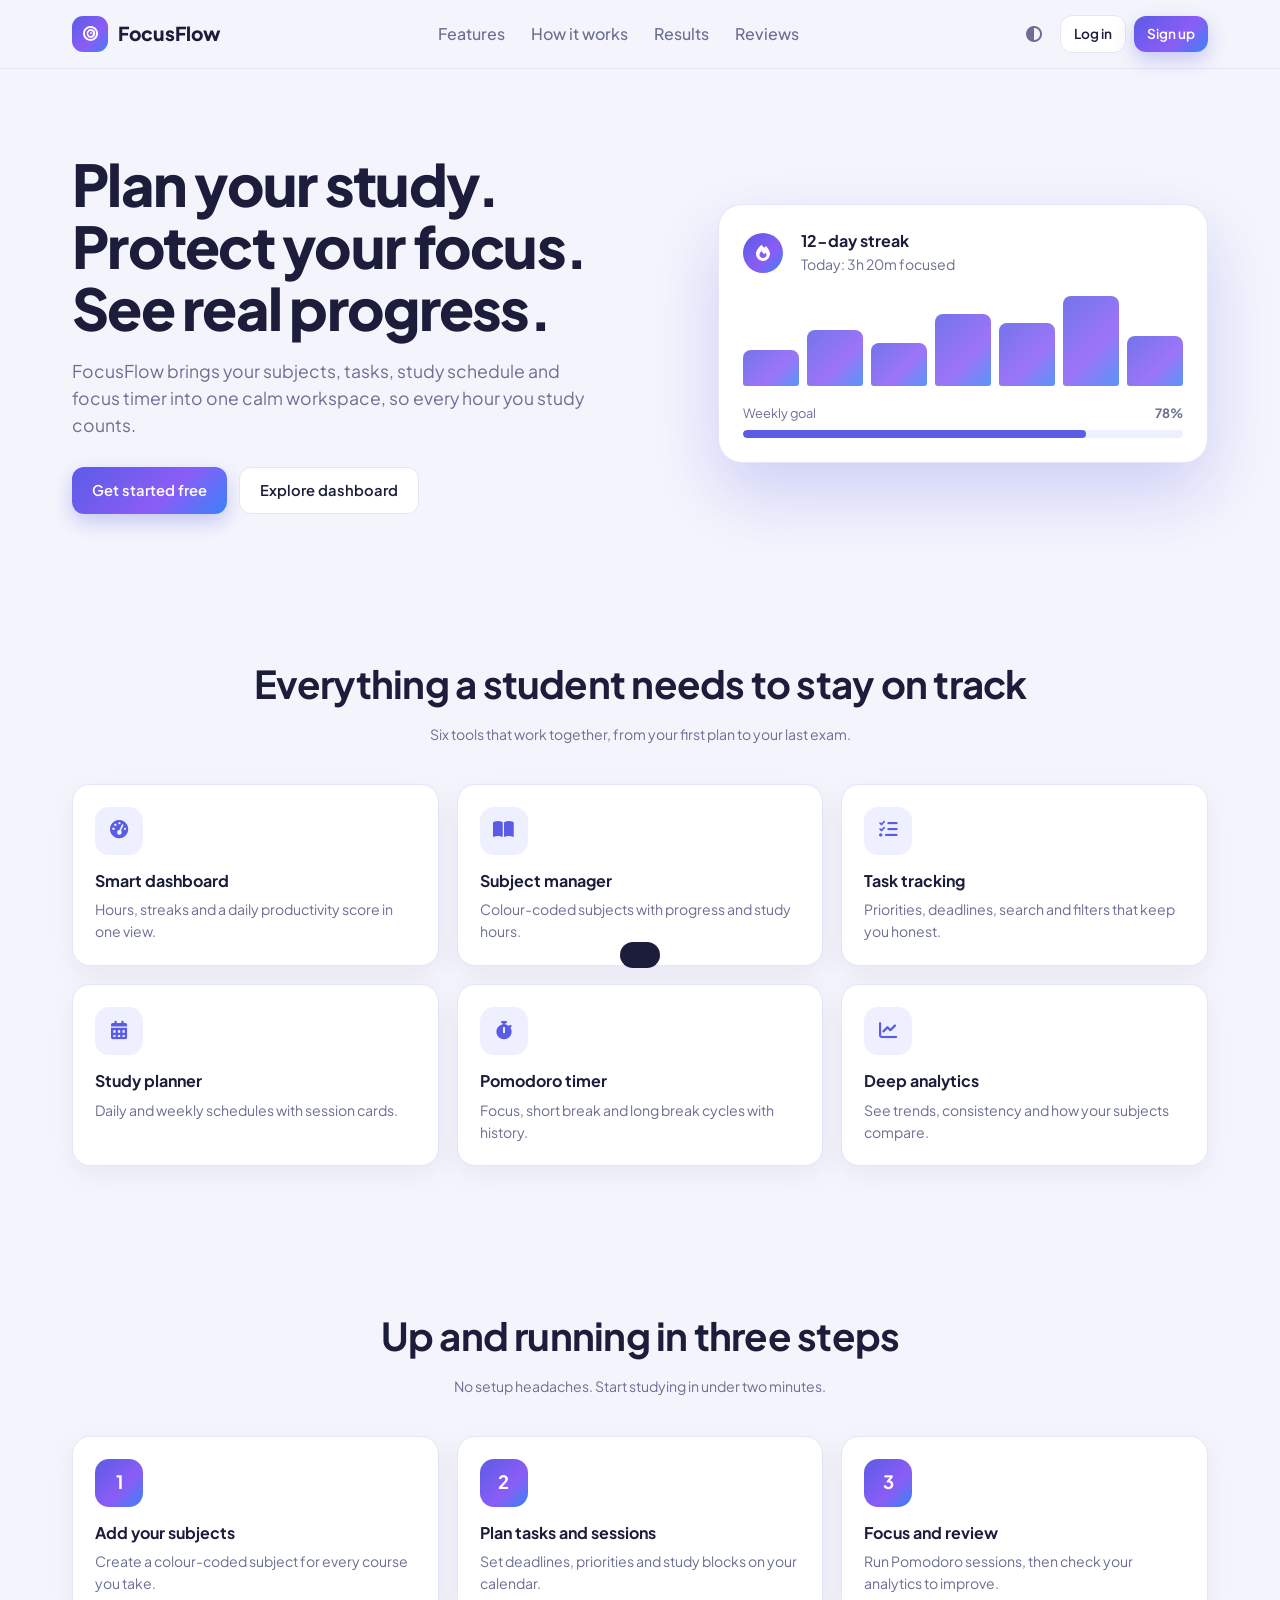
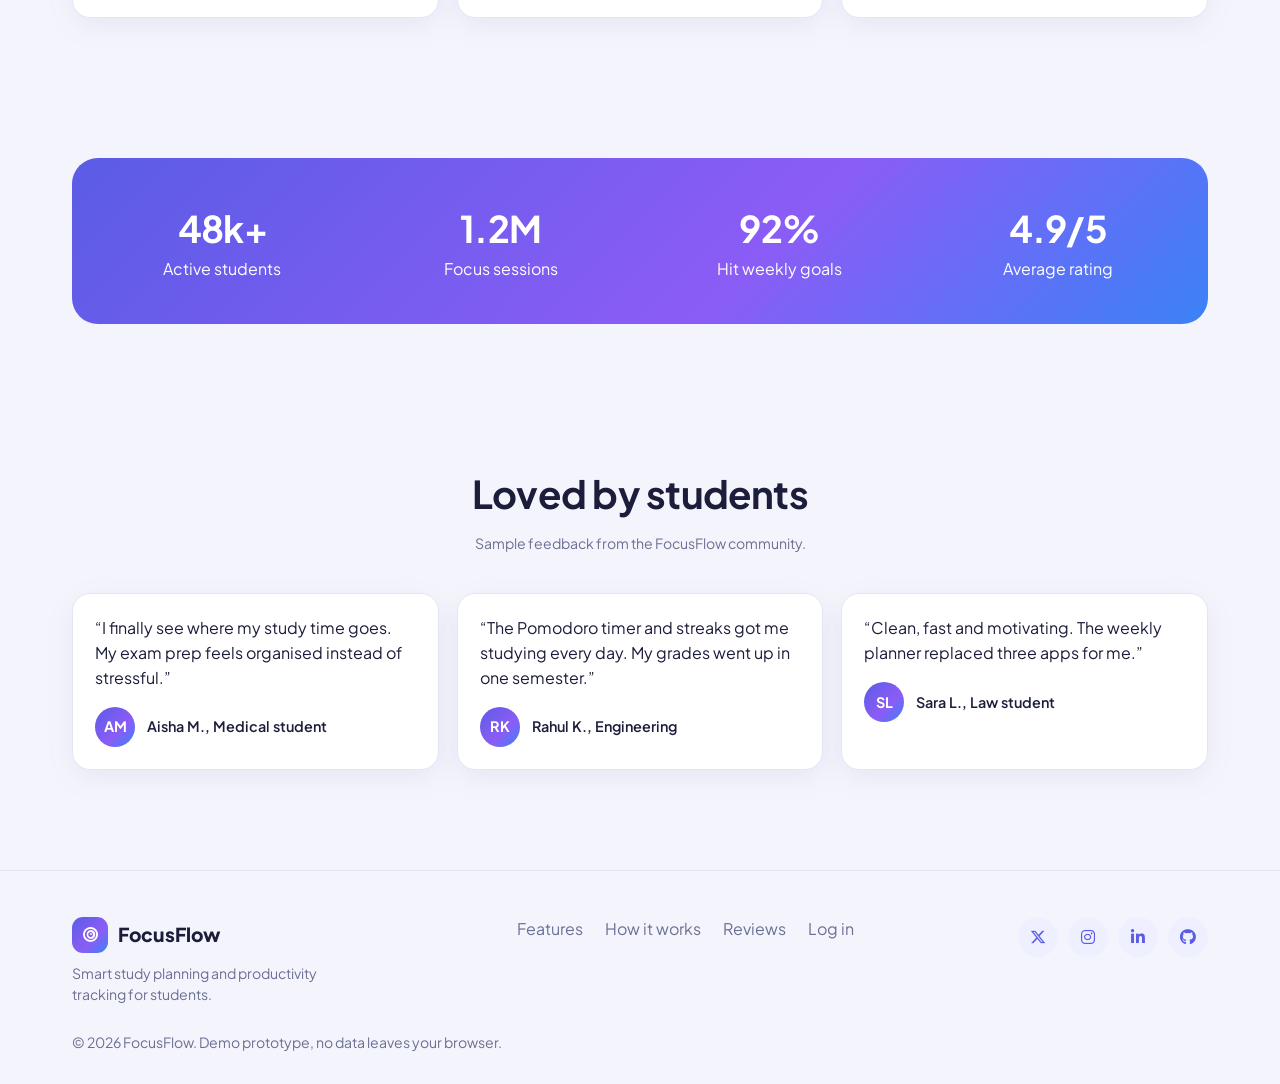
<file: index.html>
<!DOCTYPE html>
<html lang="en" data-theme="light">
<head>
<meta charset="utf-8">
<meta name="viewport" content="width=device-width,initial-scale=1">
<title>FocusFlow – Smart Study Planner and Productivity Tracking Platform</title>
<link href="https://fonts.googleapis.com/css2?family=Plus+Jakarta+Sans:wght@400;500;600;700;800&display=swap" rel="stylesheet">
<link rel="stylesheet" href="https://cdnjs.cloudflare.com/ajax/libs/font-awesome/6.5.1/css/all.min.css">
<link rel="stylesheet" href="css/base.css">
<link rel="stylesheet" href="css/landing.css">
<link rel="stylesheet" href="css/components.css">
<link rel="stylesheet" href="css/responsive.css">
<script>try{var t=localStorage.getItem('focusflow_theme');if(t)document.documentElement.dataset.theme=t}catch(e){}</script>
</head>
<body>
 <header class="nav"><div class="wrap">
  <a href="#top" class="logo"><i class="fa-solid fa-bullseye"></i>FocusFlow</a>
  <nav class="links"><a href="#features">Features</a><a href="#how">How it works</a><a href="#stats">Results</a><a href="#reviews">Reviews</a></nav>
  <div style="display:flex;gap:8px;align-items:center">
   <button class="ib" data-act="theme" aria-label="Toggle theme"><i class="fa-solid fa-circle-half-stroke"></i></button>
   <a class="btn gh sm" href="login.html">Log in</a>
   <a class="btn pri sm" href="register.html">Sign up</a>
  </div>
 </div></header>
 <section class="hero" id="top"><div class="wrap">
  <div>
   <h1>Plan your study. Protect your focus. See real progress.</h1>
   <p>FocusFlow brings your subjects, tasks, study schedule and focus timer into one calm workspace, so every hour you study counts.</p>
   <div class="cta"><a class="btn pri" href="register.html">Get started free</a><button class="btn gh" data-act="demo">Explore dashboard</button></div>
  </div>
  <div class="mock" aria-hidden="true">
   <div class="row"><div class="av"><i class="fa-solid fa-fire"></i></div><div><b>12-day streak</b><div class="muted">Today: 3h 20m focused</div></div></div>
   <div class="mbars"><i style="height:40%"></i><i style="height:62%"></i><i style="height:48%"></i><i style="height:80%"></i><i style="height:70%"></i><i style="height:100%"></i><i style="height:55%"></i></div>
   <div style="margin-top:18px"><div class="meta" style="justify-content:space-between;margin-bottom:6px"><span>Weekly goal</span><b>78%</b></div><div class="bar"><i style="width:78%"></i></div></div>
  </div>
 </div></section>
 <section class="sec" id="features"><div class="wrap">
  <h2>Everything a student needs to stay on track</h2><p class="muted">Six tools that work together, from your first plan to your last exam.</p>
  <div class="grid g3" id="featGrid"></div>
 </div></section>
 <section class="sec" id="how"><div class="wrap">
  <h2>Up and running in three steps</h2><p class="muted">No setup headaches. Start studying in under two minutes.</p>
  <div class="grid g3">
   <div class="card step"><b>1</b><h4>Add your subjects</h4><p class="muted">Create a colour-coded subject for every course you take.</p></div>
   <div class="card step"><b>2</b><h4>Plan tasks and sessions</h4><p class="muted">Set deadlines, priorities and study blocks on your calendar.</p></div>
   <div class="card step"><b>3</b><h4>Focus and review</h4><p class="muted">Run Pomodoro sessions, then check your analytics to improve.</p></div>
  </div>
 </div></section>
 <section class="sec" id="stats"><div class="wrap"><div class="stats grid g4 s2">
  <div><b>48k+</b>Active students</div><div><b>1.2M</b>Focus sessions</div><div><b>92%</b>Hit weekly goals</div><div><b>4.9/5</b>Average rating</div>
 </div></div></section>
 <section class="sec" id="reviews"><div class="wrap">
  <h2>Loved by students</h2><p class="muted">Sample feedback from the FocusFlow community.</p>
  <div class="grid g3">
   <div class="card quote"><p>“I finally see where my study time goes. My exam prep feels organised instead of stressful.”</p><div class="who"><span class="av">AM</span>Aisha M., Medical student</div></div>
   <div class="card quote"><p>“The Pomodoro timer and streaks got me studying every day. My grades went up in one semester.”</p><div class="who"><span class="av">RK</span>Rahul K., Engineering</div></div>
   <div class="card quote"><p>“Clean, fast and motivating. The weekly planner replaced three apps for me.”</p><div class="who"><span class="av">SL</span>Sara L., Law student</div></div>
  </div>
 </div></section>
 <footer><div class="wrap">
  <div><a class="logo" href="#top"><i class="fa-solid fa-bullseye"></i>FocusFlow</a><p class="muted" style="margin-top:10px;max-width:280px">Smart study planning and productivity tracking for students.</p></div>
  <div class="fl"><a href="#features">Features</a><a href="#how">How it works</a><a href="#reviews">Reviews</a><a href="login.html">Log in</a></div>
  <div class="soc"><a href="#" data-act="soc" aria-label="Twitter"><i class="fa-brands fa-x-twitter"></i></a><a href="#" data-act="soc" aria-label="Instagram"><i class="fa-brands fa-instagram"></i></a><a href="#" data-act="soc" aria-label="LinkedIn"><i class="fa-brands fa-linkedin-in"></i></a><a href="#" data-act="soc" aria-label="GitHub"><i class="fa-brands fa-github"></i></a></div>
 </div><p class="muted wrap" style="margin-top:26px">© 2026 FocusFlow. Demo prototype, no data leaves your browser.</p></footer>
<div id="toast" role="status"></div>
<div id="modal" class="hide"></div>
<script src="js/core/utils.js"></script>
<script src="js/core/data.js"></script>
<script src="js/core/theme.js"></script>
<script src="js/core/modal.js"></script>
<script src="js/core/events.js"></script>
<script src="js/pages/landing.js"></script>
</body>
</html>
</file>
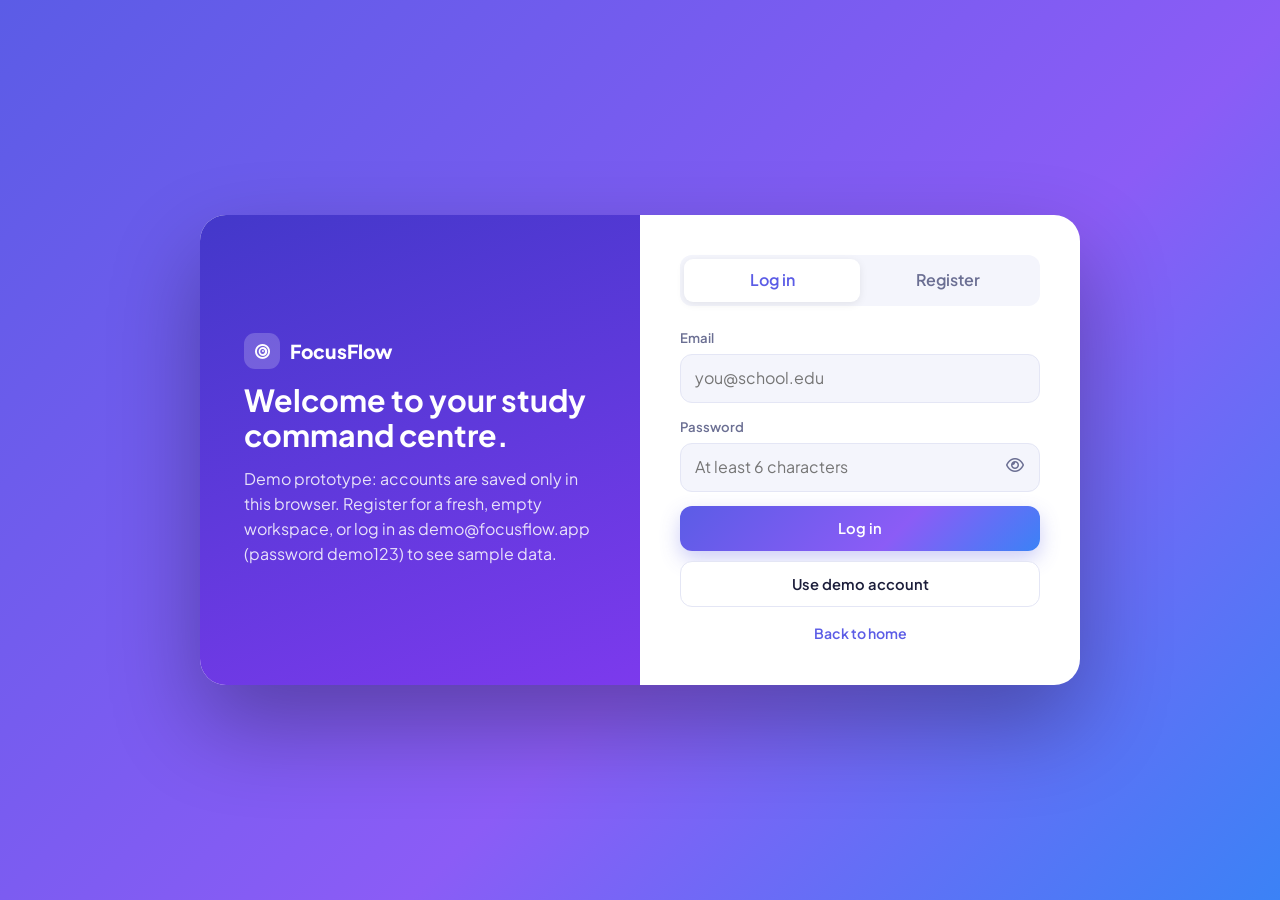
<file: login.html>
<!DOCTYPE html>
<html lang="en" data-theme="light">
<head>
<meta charset="utf-8">
<meta name="viewport" content="width=device-width,initial-scale=1">
<title>Log in · FocusFlow</title>
<link href="https://fonts.googleapis.com/css2?family=Plus+Jakarta+Sans:wght@400;500;600;700;800&display=swap" rel="stylesheet">
<link rel="stylesheet" href="https://cdnjs.cloudflare.com/ajax/libs/font-awesome/6.5.1/css/all.min.css">
<link rel="stylesheet" href="css/base.css">
<link rel="stylesheet" href="css/auth.css">
<link rel="stylesheet" href="css/components.css">
<link rel="stylesheet" href="css/responsive.css">
<script>try{var t=localStorage.getItem('focusflow_theme');if(t)document.documentElement.dataset.theme=t}catch(e){}</script>
</head>
<body>
<div id="auth"><div class="abox">
 <div class="aside"><a class="logo" href="index.html"><i class="fa-solid fa-bullseye" style="background:rgba(255,255,255,.2)"></i>FocusFlow</a><h2>Welcome to your study command centre.</h2><p style="opacity:.85">Demo prototype: accounts are saved only in this browser. Register for a fresh, empty workspace, or log in as demo@focusflow.app (password demo123) to see sample data.</p></div>
 <div class="aform">
  <div class="tabs"><a href="login.html" class="on">Log in</a><a href="register.html" class="">Register</a></div>
  <form id="fl" novalidate>
   <label class="f"><span>Email</span><input name="email" type="email" autocomplete="email" placeholder="you@school.edu"></label><div class="err hide"></div>
   <label class="f pw"><span>Password</span><input name="password" type="password" autocomplete="current-password" placeholder="At least 6 characters"><button type="button" class="ib" data-act="eye" aria-label="Show password"><i class="fa-regular fa-eye"></i></button></label><div class="err hide"></div>
   <button class="btn pri" style="width:100%">Log in</button>
   <button type="button" class="btn gh" style="width:100%;margin-top:10px" data-act="demo">Use demo account</button>
  </form>
  <p class="muted" style="margin-top:16px;text-align:center"><a href="index.html" style="color:var(--p);font-weight:600">Back to home</a></p>
 </div>
</div></div>
<div id="toast" role="status"></div>
<div id="modal" class="hide"></div>
<script src="js/core/utils.js"></script>
<script src="js/core/data.js"></script>
<script src="js/core/theme.js"></script>
<script src="js/core/modal.js"></script>
<script src="js/core/events.js"></script>
<script src="js/pages/auth.js"></script>
</body>
</html>
</file>
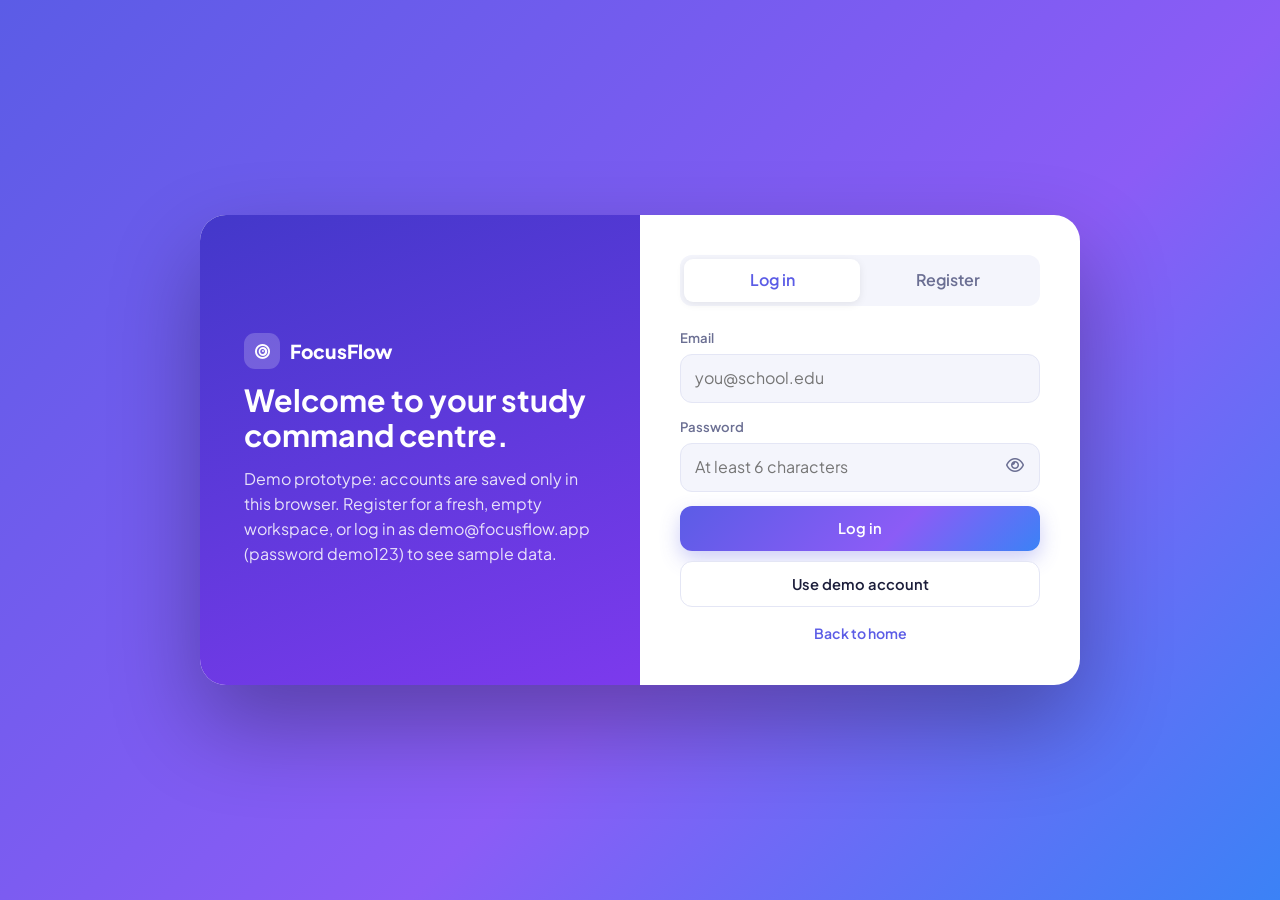
<file: planner.html>
<!DOCTYPE html>
<html lang="en" data-theme="light">
<head>
<meta charset="utf-8">
<meta name="viewport" content="width=device-width,initial-scale=1">
<title>Study Planner · FocusFlow</title>
<link href="https://fonts.googleapis.com/css2?family=Plus+Jakarta+Sans:wght@400;500;600;700;800&display=swap" rel="stylesheet">
<link rel="stylesheet" href="https://cdnjs.cloudflare.com/ajax/libs/font-awesome/6.5.1/css/all.min.css">
<link rel="stylesheet" href="css/base.css">
<link rel="stylesheet" href="css/app-shell.css">
<link rel="stylesheet" href="css/components.css">
<link rel="stylesheet" href="css/planner.css">
<link rel="stylesheet" href="css/responsive.css">
<script>try{var t=localStorage.getItem('focusflow_theme');if(t)document.documentElement.dataset.theme=t}catch(e){}</script>
</head>
<body>
<div id="app">
 <aside id="side"></aside>
 <div class="scrim hide" id="scrim"></div>
 <div style="min-width:0">
  <div class="topbar" id="topbar"></div>
  <main><section class="page on" id="p-planner"></section></main>
 </div>
</div>
<div id="toast" role="status"></div>
<div id="modal" class="hide"></div>
<script src="js/core/utils.js"></script>
<script src="js/core/data.js"></script>
<script src="js/core/theme.js"></script>
<script src="js/core/modal.js"></script>
<script src="js/core/events.js"></script>
<script src="js/core/registry.js"></script>
<script src="js/core/shell.js"></script>
<script src="js/pages/planner.js"></script>
</body>
</html>
</file>
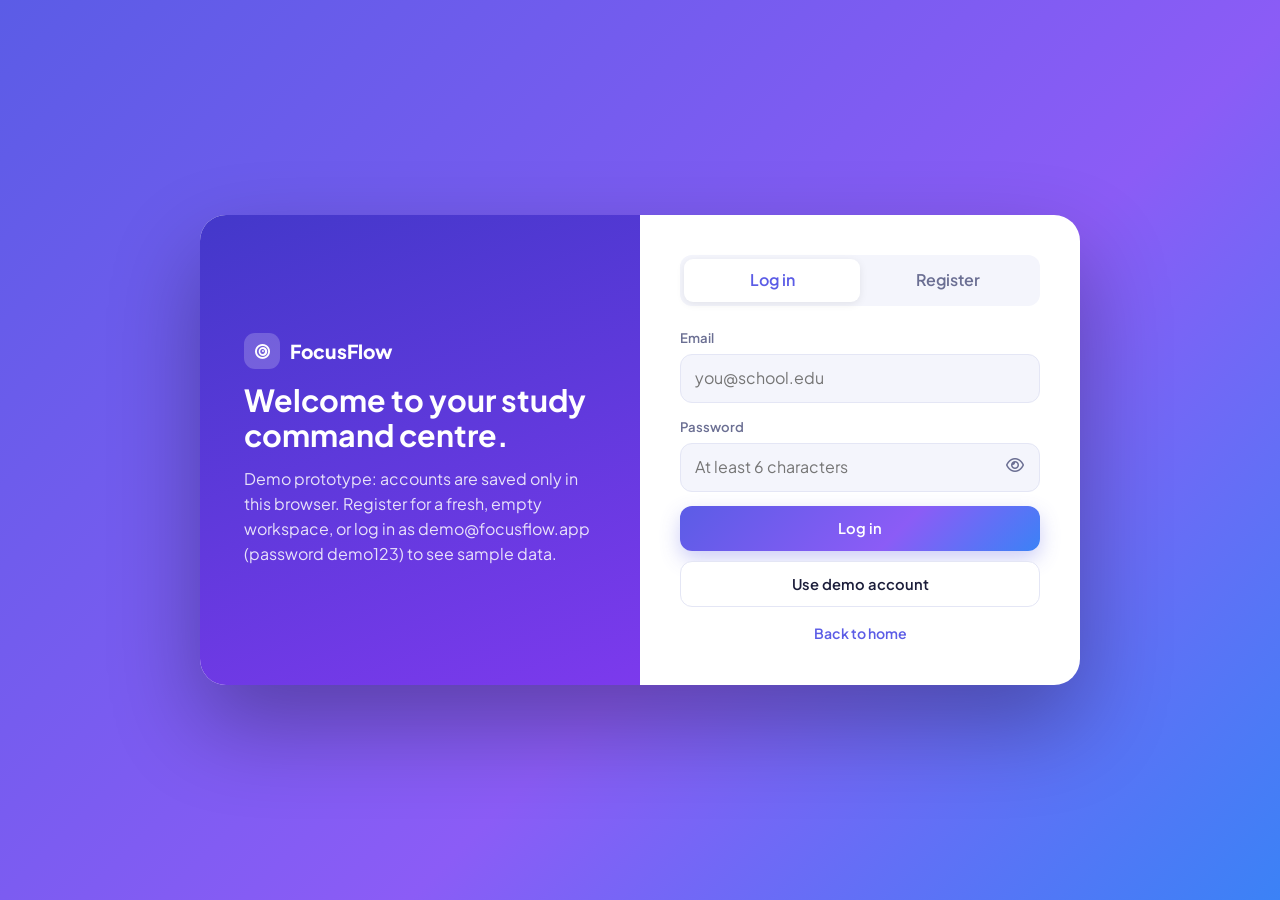
<file: profile.html>
<!DOCTYPE html>
<html lang="en" data-theme="light">
<head>
<meta charset="utf-8">
<meta name="viewport" content="width=device-width,initial-scale=1">
<title>Profile & Settings · FocusFlow</title>
<link href="https://fonts.googleapis.com/css2?family=Plus+Jakarta+Sans:wght@400;500;600;700;800&display=swap" rel="stylesheet">
<link rel="stylesheet" href="https://cdnjs.cloudflare.com/ajax/libs/font-awesome/6.5.1/css/all.min.css">
<link rel="stylesheet" href="css/base.css">
<link rel="stylesheet" href="css/app-shell.css">
<link rel="stylesheet" href="css/components.css">
<link rel="stylesheet" href="css/profile.css">
<link rel="stylesheet" href="css/responsive.css">
<script>try{var t=localStorage.getItem('focusflow_theme');if(t)document.documentElement.dataset.theme=t}catch(e){}</script>
</head>
<body>
<div id="app">
 <aside id="side"></aside>
 <div class="scrim hide" id="scrim"></div>
 <div style="min-width:0">
  <div class="topbar" id="topbar"></div>
  <main><section class="page on" id="p-profile"></section></main>
 </div>
</div>
<div id="toast" role="status"></div>
<div id="modal" class="hide"></div>
<script src="js/core/utils.js"></script>
<script src="js/core/data.js"></script>
<script src="js/core/theme.js"></script>
<script src="js/core/modal.js"></script>
<script src="js/core/events.js"></script>
<script src="js/core/registry.js"></script>
<script src="js/core/shell.js"></script>
<script src="js/pages/profile.js"></script>
</body>
</html>
</file>
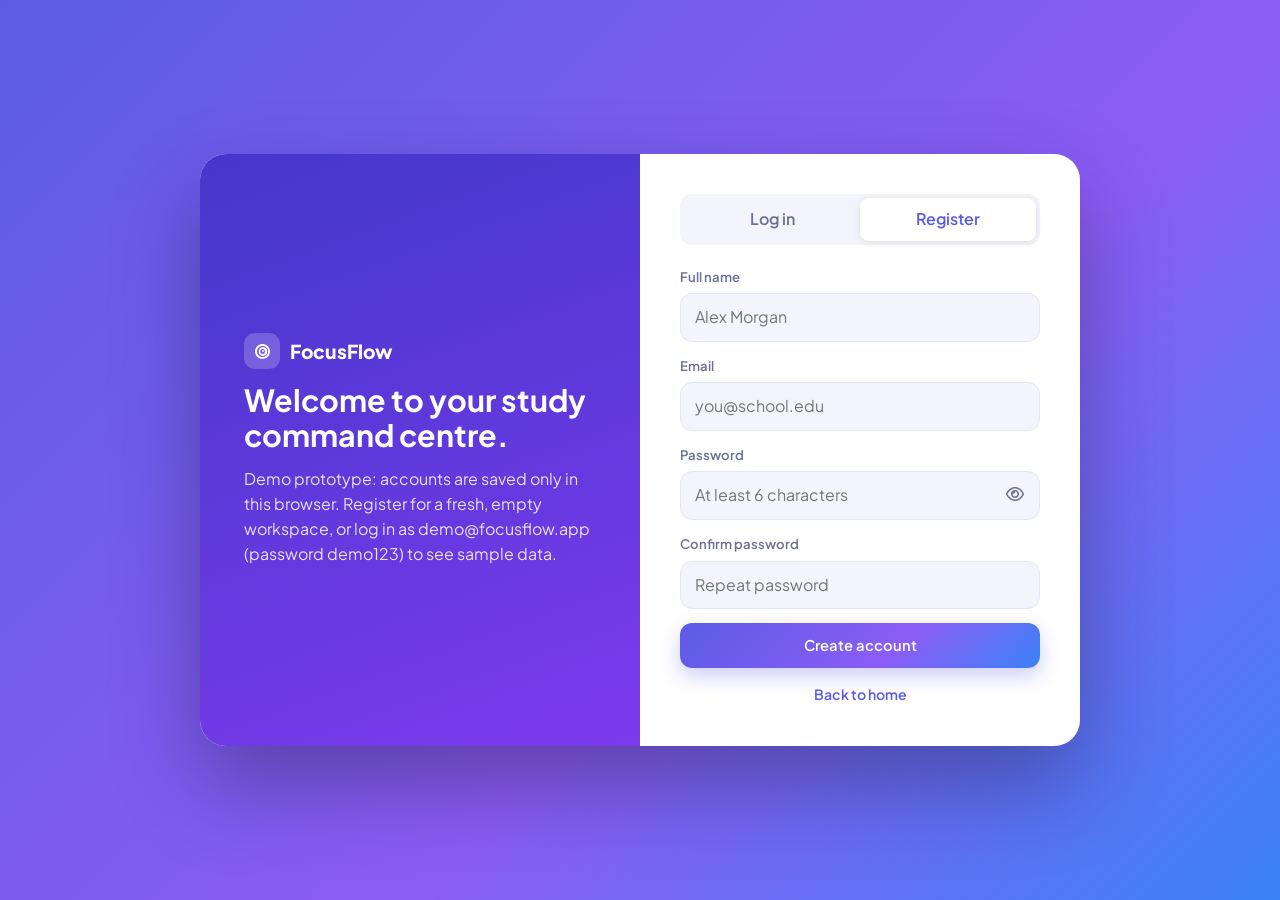
<file: register.html>
<!DOCTYPE html>
<html lang="en" data-theme="light">
<head>
<meta charset="utf-8">
<meta name="viewport" content="width=device-width,initial-scale=1">
<title>Create account · FocusFlow</title>
<link href="https://fonts.googleapis.com/css2?family=Plus+Jakarta+Sans:wght@400;500;600;700;800&display=swap" rel="stylesheet">
<link rel="stylesheet" href="https://cdnjs.cloudflare.com/ajax/libs/font-awesome/6.5.1/css/all.min.css">
<link rel="stylesheet" href="css/base.css">
<link rel="stylesheet" href="css/auth.css">
<link rel="stylesheet" href="css/components.css">
<link rel="stylesheet" href="css/responsive.css">
<script>try{var t=localStorage.getItem('focusflow_theme');if(t)document.documentElement.dataset.theme=t}catch(e){}</script>
</head>
<body>
<div id="auth"><div class="abox">
 <div class="aside"><a class="logo" href="index.html"><i class="fa-solid fa-bullseye" style="background:rgba(255,255,255,.2)"></i>FocusFlow</a><h2>Welcome to your study command centre.</h2><p style="opacity:.85">Demo prototype: accounts are saved only in this browser. Register for a fresh, empty workspace, or log in as demo@focusflow.app (password demo123) to see sample data.</p></div>
 <div class="aform">
  <div class="tabs"><a href="login.html" class="">Log in</a><a href="register.html" class="on">Register</a></div>
  <form id="fr" novalidate>
   <label class="f"><span>Full name</span><input name="name" autocomplete="name" placeholder="Alex Morgan"></label><div class="err hide"></div>
   <label class="f"><span>Email</span><input name="email" type="email" placeholder="you@school.edu"></label><div class="err hide"></div>
   <label class="f pw"><span>Password</span><input name="password" type="password" placeholder="At least 6 characters"><button type="button" class="ib" data-act="eye" aria-label="Show password"><i class="fa-regular fa-eye"></i></button></label><div class="err hide"></div>
   <label class="f"><span>Confirm password</span><input name="confirm" type="password" placeholder="Repeat password"></label><div class="err hide"></div>
   <button class="btn pri" style="width:100%">Create account</button>
  </form>
  <p class="muted" style="margin-top:16px;text-align:center"><a href="index.html" style="color:var(--p);font-weight:600">Back to home</a></p>
 </div>
</div></div>
<div id="toast" role="status"></div>
<div id="modal" class="hide"></div>
<script src="js/core/utils.js"></script>
<script src="js/core/data.js"></script>
<script src="js/core/theme.js"></script>
<script src="js/core/modal.js"></script>
<script src="js/core/events.js"></script>
<script src="js/pages/auth.js"></script>
</body>
</html>
</file>
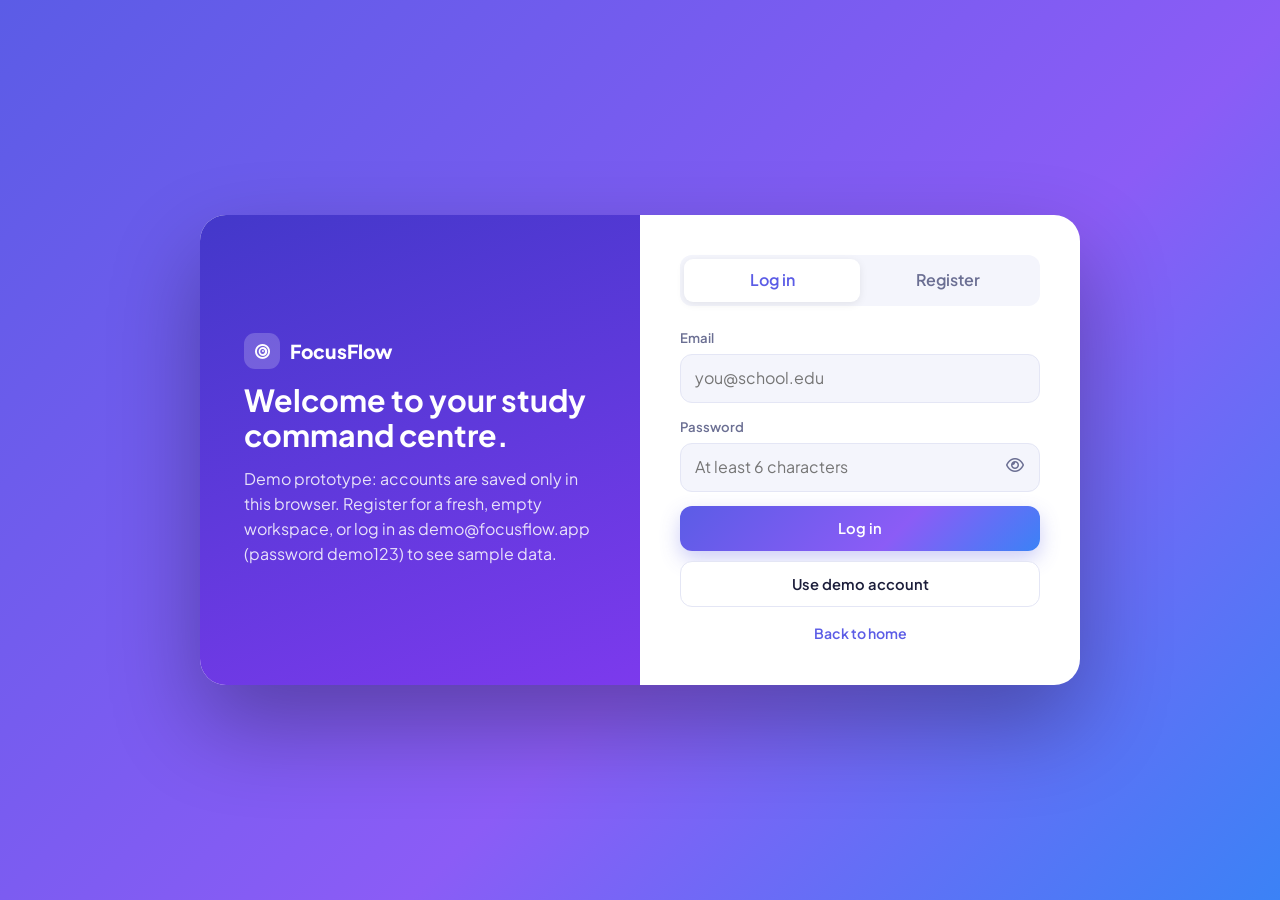
<file: subjects.html>
<!DOCTYPE html>
<html lang="en" data-theme="light">
<head>
<meta charset="utf-8">
<meta name="viewport" content="width=device-width,initial-scale=1">
<title>Subjects · FocusFlow</title>
<link href="https://fonts.googleapis.com/css2?family=Plus+Jakarta+Sans:wght@400;500;600;700;800&display=swap" rel="stylesheet">
<link rel="stylesheet" href="https://cdnjs.cloudflare.com/ajax/libs/font-awesome/6.5.1/css/all.min.css">
<link rel="stylesheet" href="css/base.css">
<link rel="stylesheet" href="css/app-shell.css">
<link rel="stylesheet" href="css/components.css">
<link rel="stylesheet" href="css/subjects.css">
<link rel="stylesheet" href="css/responsive.css">
<script>try{var t=localStorage.getItem('focusflow_theme');if(t)document.documentElement.dataset.theme=t}catch(e){}</script>
</head>
<body>
<div id="app">
 <aside id="side"></aside>
 <div class="scrim hide" id="scrim"></div>
 <div style="min-width:0">
  <div class="topbar" id="topbar"></div>
  <main><section class="page on" id="p-subjects"></section></main>
 </div>
</div>
<div id="toast" role="status"></div>
<div id="modal" class="hide"></div>
<script src="js/core/utils.js"></script>
<script src="js/core/data.js"></script>
<script src="js/core/theme.js"></script>
<script src="js/core/modal.js"></script>
<script src="js/core/events.js"></script>
<script src="js/core/registry.js"></script>
<script src="js/core/shell.js"></script>
<script src="js/pages/subjects.js"></script>
</body>
</html>
</file>
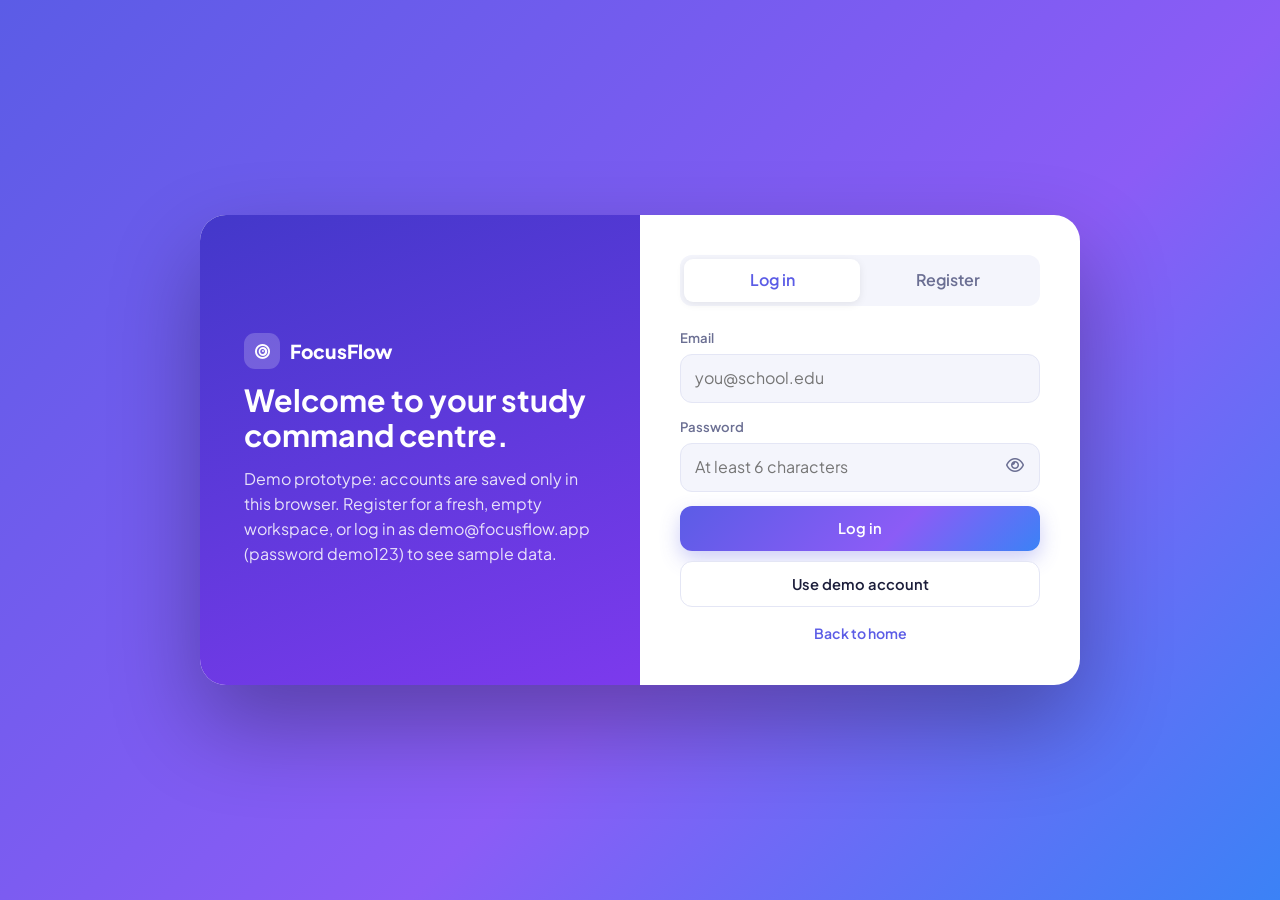
<file: tasks.html>
<!DOCTYPE html>
<html lang="en" data-theme="light">
<head>
<meta charset="utf-8">
<meta name="viewport" content="width=device-width,initial-scale=1">
<title>Tasks · FocusFlow</title>
<link href="https://fonts.googleapis.com/css2?family=Plus+Jakarta+Sans:wght@400;500;600;700;800&display=swap" rel="stylesheet">
<link rel="stylesheet" href="https://cdnjs.cloudflare.com/ajax/libs/font-awesome/6.5.1/css/all.min.css">
<link rel="stylesheet" href="css/base.css">
<link rel="stylesheet" href="css/app-shell.css">
<link rel="stylesheet" href="css/components.css">
<link rel="stylesheet" href="css/tasks.css">
<link rel="stylesheet" href="css/responsive.css">
<script>try{var t=localStorage.getItem('focusflow_theme');if(t)document.documentElement.dataset.theme=t}catch(e){}</script>
</head>
<body>
<div id="app">
 <aside id="side"></aside>
 <div class="scrim hide" id="scrim"></div>
 <div style="min-width:0">
  <div class="topbar" id="topbar"></div>
  <main><section class="page on" id="p-tasks"></section></main>
 </div>
</div>
<div id="toast" role="status"></div>
<div id="modal" class="hide"></div>
<script src="js/core/utils.js"></script>
<script src="js/core/data.js"></script>
<script src="js/core/theme.js"></script>
<script src="js/core/modal.js"></script>
<script src="js/core/events.js"></script>
<script src="js/core/registry.js"></script>
<script src="js/core/shell.js"></script>
<script src="js/pages/tasks.js"></script>
</body>
</html>
</file>
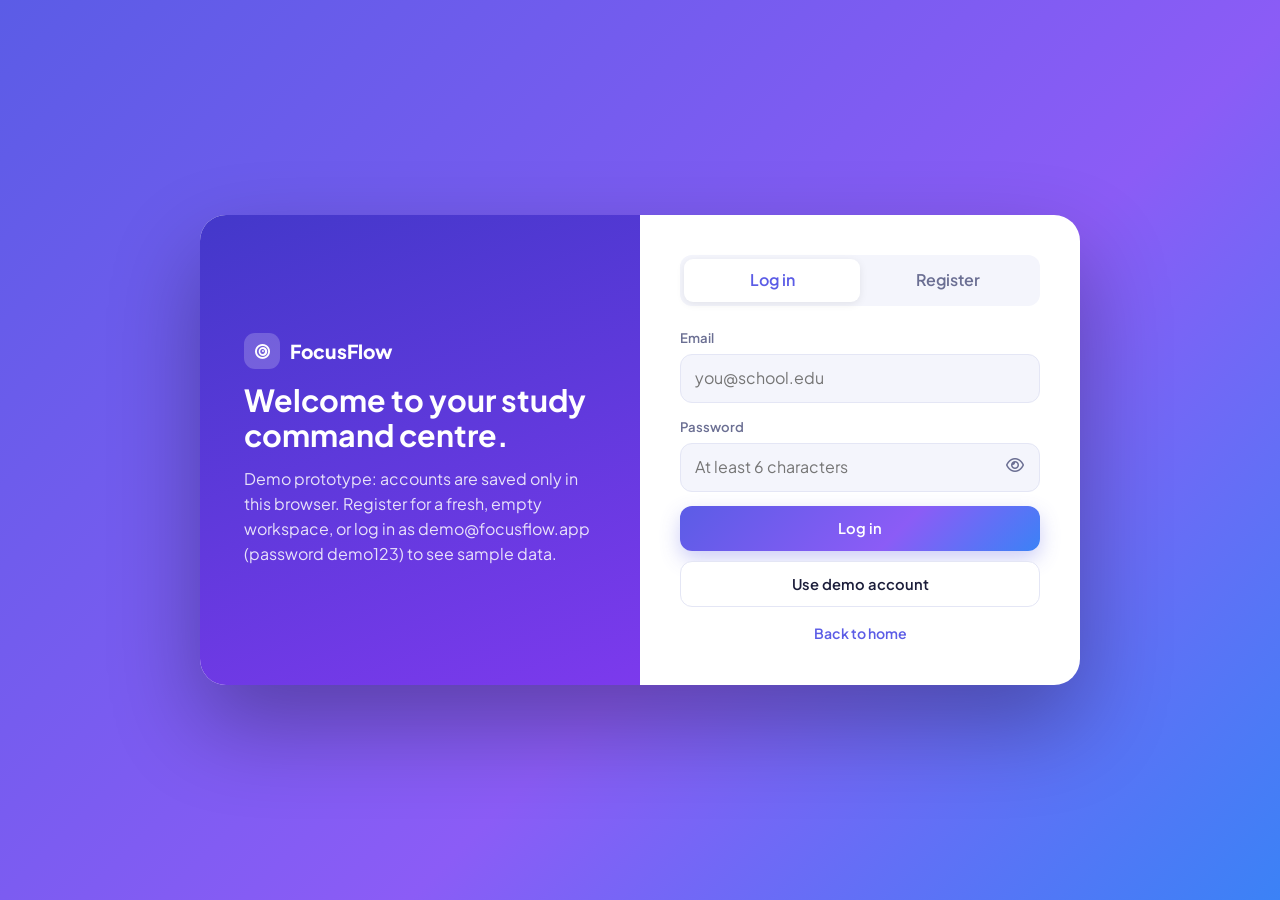
<file: timer.html>
<!DOCTYPE html>
<html lang="en" data-theme="light">
<head>
<meta charset="utf-8">
<meta name="viewport" content="width=device-width,initial-scale=1">
<title>Pomodoro Timer · FocusFlow</title>
<link href="https://fonts.googleapis.com/css2?family=Plus+Jakarta+Sans:wght@400;500;600;700;800&display=swap" rel="stylesheet">
<link rel="stylesheet" href="https://cdnjs.cloudflare.com/ajax/libs/font-awesome/6.5.1/css/all.min.css">
<link rel="stylesheet" href="css/base.css">
<link rel="stylesheet" href="css/app-shell.css">
<link rel="stylesheet" href="css/components.css">
<link rel="stylesheet" href="css/timer.css">
<link rel="stylesheet" href="css/responsive.css">
<script>try{var t=localStorage.getItem('focusflow_theme');if(t)document.documentElement.dataset.theme=t}catch(e){}</script>
</head>
<body>
<div id="app">
 <aside id="side"></aside>
 <div class="scrim hide" id="scrim"></div>
 <div style="min-width:0">
  <div class="topbar" id="topbar"></div>
  <main><section class="page on" id="p-timer"></section></main>
 </div>
</div>
<div id="toast" role="status"></div>
<div id="modal" class="hide"></div>
<script src="js/core/utils.js"></script>
<script src="js/core/data.js"></script>
<script src="js/core/theme.js"></script>
<script src="js/core/modal.js"></script>
<script src="js/core/events.js"></script>
<script src="js/core/registry.js"></script>
<script src="js/core/shell.js"></script>
<script src="js/pages/timer.js"></script>
</body>
</html>
</file>
<file: css/base.css>
/* FocusFlow – Design tokens, reset, buttons and form controls */
/* ===== TOKENS ===== */
:root{--bg:#f4f5fc;--card:#fff;--tx:#1b1d3a;--mu:#6b6f93;--bd:#e4e6f5;--p:#5b5ce6;--p2:#8b5cf6;--b:#3b82f6;--ok:#10b981;--warn:#f59e0b;--bad:#ef4444;--g:linear-gradient(135deg,#5b5ce6,#8b5cf6 60%,#3b82f6);--sh:0 8px 28px rgba(60,60,140,.08);--soft:#eef0ff}
:root[data-theme=dark]{--bg:#0e0f26;--card:#171937;--tx:#eceefc;--mu:#9a9dc6;--bd:#2a2d57;--sh:0 8px 28px rgba(0,0,0,.4);--soft:#20234a}
*{box-sizing:border-box;margin:0;padding:0}
html{scroll-behavior:smooth}
body{font-family:'Plus Jakarta Sans',system-ui,sans-serif;background:var(--bg);color:var(--tx);line-height:1.55;overflow-x:hidden;transition:background .3s,color .3s}
button,input,select,textarea{font:inherit;color:inherit}
button{cursor:pointer;border:0;background:none}
a{color:inherit;text-decoration:none}
:focus-visible{outline:2px solid var(--p);outline-offset:2px}
.hide{display:none!important}
.wrap{max-width:1180px;margin:0 auto;padding:0 22px}
/* ===== BUTTONS / FORMS ===== */
.btn{display:inline-flex;align-items:center;justify-content:center;gap:8px;padding:11px 20px;border-radius:12px;font-weight:600;font-size:.92rem;min-height:44px;transition:transform .15s,box-shadow .2s,background .2s}
.btn:hover{transform:translateY(-1px)}
.btn.pri{background:var(--g);color:#fff;box-shadow:0 8px 20px rgba(91,92,230,.3)}
.btn.gh{background:var(--card);border:1px solid var(--bd)}
.btn.dng{background:var(--bad);color:#fff}
.btn.sm{padding:7px 13px;min-height:36px;font-size:.85rem}
.ib{width:36px;height:36px;border-radius:10px;color:var(--mu);transition:.2s}
.ib:hover{background:var(--soft);color:var(--p)}
.ib.del:hover{color:var(--bad)}
.f{display:block;margin-bottom:14px}
.f span{display:block;font-size:.82rem;font-weight:600;color:var(--mu);margin-bottom:6px}
.f input,.f select,.f textarea,.search{width:100%;padding:11px 14px;border:1px solid var(--bd);border-radius:12px;background:var(--bg);min-height:44px}
.f input[type=color]{padding:4px;height:44px}
.f input:focus,.f select:focus,.f textarea:focus{border-color:var(--p);outline:0;box-shadow:0 0 0 3px rgba(91,92,230,.18)}
.err{color:var(--bad);font-size:.8rem;margin:-8px 0 10px}
.pw{position:relative}.pw button{position:absolute;right:6px;top:30px;width:38px;height:38px;color:var(--mu)}
.card{background:var(--card);border:1px solid var(--bd);border-radius:18px;padding:22px;box-shadow:var(--sh)}
.card h3{font-size:1.02rem;margin-bottom:14px}
.grid{display:grid;gap:18px}
.g2{grid-template-columns:repeat(2,1fr)}.g3{grid-template-columns:repeat(3,1fr)}.g4{grid-template-columns:repeat(4,1fr)}
.muted{color:var(--mu);font-size:.88rem}

/* Shared brand + avatar */
.logo{display:flex;align-items:center;gap:10px;font-weight:800;font-size:1.2rem}
.logo i{width:36px;height:36px;border-radius:11px;background:var(--g);color:#fff;display:grid;place-items:center;font-size:.95rem}
.av{width:40px;height:40px;border-radius:50%;background:var(--g);color:#fff;display:grid;place-items:center;font-weight:700;overflow:hidden;flex:none}.av img{width:100%;height:100%;object-fit:cover}
</file>
<file: css/landing.css>
/* FocusFlow – Landing page */
/* FocusFlow – Landing page */
/* ===== LANDING ===== */
.nav{position:sticky;top:0;z-index:30;backdrop-filter:blur(14px);background:color-mix(in srgb,var(--bg) 82%,transparent);border-bottom:1px solid var(--bd)}
.nav .wrap{display:flex;align-items:center;justify-content:space-between;height:68px;gap:14px}
.links{display:flex;gap:26px;font-weight:500;color:var(--mu)}.links a:hover{color:var(--p)}
.hero{padding:84px 0 70px}
.hero .wrap{display:grid;grid-template-columns:1.1fr .9fr;gap:48px;align-items:center}
.hero h1{font-size:clamp(2.3rem,5vw,3.6rem);line-height:1.08;letter-spacing:-.03em;font-weight:800;margin-bottom:18px}
.hero p{font-size:1.1rem;color:var(--mu);max-width:520px;margin-bottom:28px}
.hero .cta{display:flex;gap:12px;flex-wrap:wrap}
.mock{background:var(--card);border:1px solid var(--bd);border-radius:24px;padding:24px;box-shadow:0 30px 70px rgba(91,92,230,.25);animation:float 6s ease-in-out infinite}
@keyframes float{50%{transform:translateY(-10px)}}
.mock .row{display:flex;align-items:center;gap:18px}
.mbars{display:flex;align-items:flex-end;gap:8px;height:90px;margin-top:20px}
.mbars i{flex:1;border-radius:8px 8px 3px 3px;background:var(--g);opacity:.85}
section.sec{padding:70px 0}
.sec h2{font-size:clamp(1.7rem,3.5vw,2.4rem);letter-spacing:-.02em;margin-bottom:10px;text-align:center}
.sec>.wrap>.muted{text-align:center;max-width:560px;margin:0 auto 38px}
.feat i.ico,.step b{width:48px;height:48px;border-radius:14px;background:var(--soft);color:var(--p);display:grid;place-items:center;font-size:1.15rem;margin-bottom:14px;font-style:normal}
.step b{background:var(--g);color:#fff}
.feat h4,.step h4{margin-bottom:6px}
.stats{background:var(--g);color:#fff;border-radius:26px;padding:42px 20px;text-align:center}
.stats b{font-size:2.3rem;display:block;letter-spacing:-.02em}
.quote p{margin-bottom:16px}.quote .who{display:flex;gap:12px;align-items:center;font-weight:600;font-size:.9rem}
footer{border-top:1px solid var(--bd);padding:46px 0 30px;margin-top:30px}
footer .wrap{display:flex;justify-content:space-between;flex-wrap:wrap;gap:24px}
footer .fl{display:flex;gap:22px;flex-wrap:wrap;color:var(--mu)}
.soc{display:flex;gap:10px}.soc a{width:40px;height:40px;border-radius:50%;background:var(--soft);display:grid;place-items:center;color:var(--p)}
</file>
<file: css/components.css>
/* FocusFlow – Shared components: cards, stats, lists, tags, modal, toast */
.stat{display:flex;gap:14px;align-items:center}
.stat .ic{width:46px;height:46px;border-radius:14px;display:grid;place-items:center;font-size:1.1rem;flex:none}
.stat b{font-size:1.55rem;display:block;line-height:1.1}
.bar{height:8px;border-radius:99px;background:var(--soft);overflow:hidden}
.bar i{display:block;height:100%;border-radius:99px;background:var(--c,var(--p));transition:width .6s}
.cw{position:relative;height:250px;width:100%}
.li{display:flex;gap:12px;align-items:center;padding:11px 0;border-bottom:1px solid var(--bd)}.li:last-child{border-bottom:0}
.dot{width:10px;height:10px;border-radius:50%;background:var(--c);flex:none}
.li .t{flex:1;min-width:0}.li .t b{display:block;font-size:.92rem}
.tag{display:inline-flex;align-items:center;gap:6px;font-size:.75rem;font-weight:600;padding:3px 10px;border-radius:99px;background:color-mix(in srgb,var(--c) 15%,transparent);color:var(--c)}
.p-High{--c:var(--bad)}.p-Medium{--c:var(--warn)}.p-Low{--c:var(--ok)}
.chk{width:28px;height:28px;border-radius:9px;border:2px solid var(--bd);display:grid;place-items:center;color:transparent;flex:none;margin-top:2px;transition:.2s}
.meta{display:flex;gap:10px;flex-wrap:wrap;align-items:center;font-size:.8rem;color:var(--mu)}
.empty{text-align:center;padding:44px 16px;color:var(--mu)}.empty i{font-size:2.2rem;color:var(--p);opacity:.5;margin-bottom:10px;display:block}
.seg{display:inline-flex;background:var(--bg);border:1px solid var(--bd);border-radius:12px;padding:3px}
.seg button{padding:7px 16px;border-radius:9px;font-weight:600;font-size:.85rem;color:var(--mu);min-height:36px}.seg button.on{background:var(--g);color:#fff}
.cmp b{font-size:1.5rem}.up{color:var(--ok);font-weight:700;font-size:.85rem}.dn{color:var(--bad);font-weight:700;font-size:.85rem}
/* modal + toast */
#modal{position:fixed;inset:0;background:rgba(10,10,30,.55);display:grid;place-items:center;padding:18px;z-index:100;animation:fade .2s}
.mbox{background:var(--card);border-radius:20px;padding:26px;width:100%;max-width:460px;max-height:92vh;overflow:auto;box-shadow:0 30px 80px rgba(0,0,0,.4);animation:pop .25s}
.mbox h3{margin-bottom:18px;font-size:1.2rem}.mact{display:flex;gap:10px;justify-content:flex-end;margin-top:8px}
@keyframes fade{from{opacity:0}}@keyframes pop{from{transform:scale(.94);opacity:0}}
#toast{position:fixed;bottom:22px;left:50%;transform:translate(-50%,90px);background:var(--tx);color:var(--bg);padding:13px 20px;border-radius:14px;font-weight:600;z-index:200;transition:transform .3s;max-width:90vw}
#toast.show{transform:translate(-50%,0)}
</file>
<file: css/responsive.css>
/* FocusFlow – Breakpoints (keep this file last) */
/* ===== RESPONSIVE ===== */
@media(max-width:1020px){.g4{grid-template-columns:repeat(2,1fr)}.g3{grid-template-columns:repeat(2,1fr)}}
@media(max-width:860px){
 #app{grid-template-columns:1fr}
 aside#side{position:fixed;left:0;top:0;width:260px;transform:translateX(-100%)}aside#side.open{transform:none}
 #menu{display:inline-grid}.topbar{padding:12px 16px}main{padding:16px}
 .hero .wrap,.abox{grid-template-columns:1fr}.aside{display:none}.aform{padding:28px 22px}.links{display:none}.hero{padding:44px 0}
 .g2{grid-template-columns:1fr}
}
@media(max-width:560px){.g4,.g3{grid-template-columns:1fr}.grid.g4.s2{grid-template-columns:1fr 1fr}}
@media(prefers-reduced-motion:reduce){*{animation:none!important;transition:none!important}}
</file>
<file: css/auth.css>
/* FocusFlow – Login and register screens */
/* ===== AUTH ===== */
#auth{min-height:100vh;display:grid;place-items:center;padding:22px;background:var(--g)}
.abox{display:grid;grid-template-columns:1fr 1fr;max-width:880px;width:100%;background:var(--card);border-radius:26px;overflow:hidden;box-shadow:0 40px 90px rgba(0,0,0,.3)}
.aside{background:linear-gradient(160deg,#4338ca,#7c3aed);color:#fff;padding:44px;display:flex;flex-direction:column;justify-content:center;gap:14px}
.aside h2{font-size:1.9rem;line-height:1.15}
.aform{padding:40px}
.tabs{display:flex;background:var(--bg);border-radius:12px;padding:4px;margin-bottom:22px}
.tabs button{flex:1;padding:9px;border-radius:9px;font-weight:600;color:var(--mu);min-height:40px}
.tabs button.on{background:var(--card);color:var(--p);box-shadow:0 2px 8px rgba(0,0,0,.08)}

.tabs a{flex:1;text-align:center;padding:9px;border-radius:9px;font-weight:600;color:var(--mu);min-height:40px;display:grid;place-items:center}
.tabs a.on{background:var(--card);color:var(--p);box-shadow:0 2px 8px rgba(0,0,0,.08)}
</file>
<file: css/app-shell.css>
/* FocusFlow – Sidebar, topbar and page layout */
/* ===== APP SHELL ===== */
#app{display:grid;grid-template-columns:250px 1fr;min-height:100vh}
aside#side{background:var(--card);border-right:1px solid var(--bd);padding:22px 16px;position:sticky;top:0;height:100vh;display:flex;flex-direction:column;gap:6px;z-index:50;transition:transform .3s}
aside .logo{padding:0 8px 18px}
.ni{display:flex;align-items:center;gap:12px;padding:12px 14px;border-radius:12px;color:var(--mu);font-weight:600;font-size:.92rem;width:100%;text-align:left;min-height:44px;transition:.2s}
.ni i{width:20px;text-align:center}
.ni:hover{background:var(--soft);color:var(--p)}
.ni.on{background:var(--g);color:#fff;box-shadow:0 8px 18px rgba(91,92,230,.3)}
.uchip{margin-top:auto;display:flex;gap:10px;align-items:center;padding:12px;border-radius:14px;background:var(--bg)}
.uchip b{display:block;font-size:.88rem;line-height:1.2}
.topbar{display:flex;align-items:center;gap:12px;padding:16px 28px;border-bottom:1px solid var(--bd);background:var(--card);position:sticky;top:0;z-index:20}
.topbar h1{font-size:1.25rem;flex:1}
#menu{display:none}
main{padding:28px;min-width:0}
.page{display:none;animation:in .3s}.page.on{display:block}
@keyframes in{from{opacity:0;transform:translateY(8px)}}
.ph{display:flex;justify-content:space-between;align-items:center;gap:14px;flex-wrap:wrap;margin-bottom:22px}
.ph h2{font-size:1.5rem;letter-spacing:-.02em}
.scrim{position:fixed;inset:0;background:rgba(10,10,30,.5);z-index:40}
</file>
<file: css/planner.css>
/* FocusFlow – planner page styles */
.strip{display:flex;gap:8px;align-items:center;margin-bottom:18px;overflow-x:auto;padding-bottom:4px}
.dayb{flex:1;min-width:58px;padding:10px 4px;border-radius:14px;background:var(--card);border:1px solid var(--bd);text-align:center;font-size:.78rem;color:var(--mu);transition:.2s}
.dayb b{display:block;font-size:1.15rem;color:var(--tx)}
.dayb.on{background:var(--g);color:#fff;border-color:transparent}.dayb.on b{color:#fff}
.dayb.today b{color:var(--p)}.dayb.on.today b{color:#fff}
.sess{display:flex;gap:12px;align-items:center;padding:12px 14px;border-radius:14px;background:var(--soft);border-left:4px solid var(--c);margin-bottom:10px}
.sess.done{opacity:.6}.sess.done b{text-decoration:line-through}
.sess .t{flex:1;min-width:0}.sess small{color:var(--mu);display:block}
.wk{display:grid;grid-template-columns:repeat(7,minmax(130px,1fr));gap:10px;overflow-x:auto}
.wk .col{background:var(--bg);border-radius:14px;padding:10px;min-height:180px}.wk .col h5{font-size:.8rem;margin-bottom:8px;color:var(--mu)}
.wk .sess{flex-direction:column;align-items:flex-start;gap:2px;padding:8px 10px;font-size:.8rem}
</file>
<file: css/profile.css>
/* FocusFlow – profile page styles */
.tog{width:46px;height:26px;border-radius:99px;background:var(--bd);position:relative;transition:.2s;flex:none}
.tog::after{content:"";position:absolute;top:3px;left:3px;width:20px;height:20px;border-radius:50%;background:#fff;transition:.2s}
.tog.on{background:var(--p)}.tog.on::after{left:23px}
.big{width:84px;height:84px;font-size:1.9rem}
</file>
<file: css/subjects.css>
/* FocusFlow – subjects page styles */
.sc{border-top:5px solid var(--c);transition:transform .2s}.sc:hover{transform:translateY(-3px)}
.sc h4{font-size:1.08rem;display:flex;justify-content:space-between;align-items:center}
.sc p{margin:6px 0 14px;min-height:42px}
.sc .meta{display:flex;justify-content:space-between;margin:8px 0 14px;font-size:.85rem;color:var(--mu)}
</file>
<file: css/tasks.css>
/* FocusFlow – tasks page styles */
.toolbar{display:flex;gap:10px;flex-wrap:wrap;margin-bottom:16px}.toolbar .search{flex:1;min-width:200px}.toolbar select{width:auto;min-width:150px}
.task{display:flex;gap:14px;align-items:flex-start;padding:16px;border:1px solid var(--bd);border-radius:16px;background:var(--card);margin-bottom:12px;transition:.2s}
.task:hover{box-shadow:var(--sh)}
.task.done h4{text-decoration:line-through;color:var(--mu)}
.task.done .chk{background:var(--ok);border-color:var(--ok);color:#fff}
.tb{flex:1;min-width:0}.tb p{color:var(--mu);font-size:.88rem;margin:2px 0 8px}
</file>
<file: css/timer.css>
/* FocusFlow – timer page styles */
/* timer */
.tm{text-align:center}
.ring{position:relative;width:min(300px,76vw);aspect-ratio:1;margin:18px auto}
.ring svg{width:100%;height:100%;transform:rotate(-90deg)}
.ring circle{fill:none;stroke-width:12;stroke-linecap:round}
.ring .bg{stroke:var(--soft)}.ring .fg{stroke:url(#grad);transition:stroke-dashoffset 1s linear}
.ring .tx{position:absolute;inset:0;display:grid;place-content:center}
.ring .tx b{font-size:3.2rem;letter-spacing:-.03em;font-variant-numeric:tabular-nums}
.dots{display:flex;gap:8px;justify-content:center;margin:6px 0 20px}.dots i{width:12px;height:12px;border-radius:50%;background:var(--soft)}.dots i.on{background:var(--p)}
</file>
